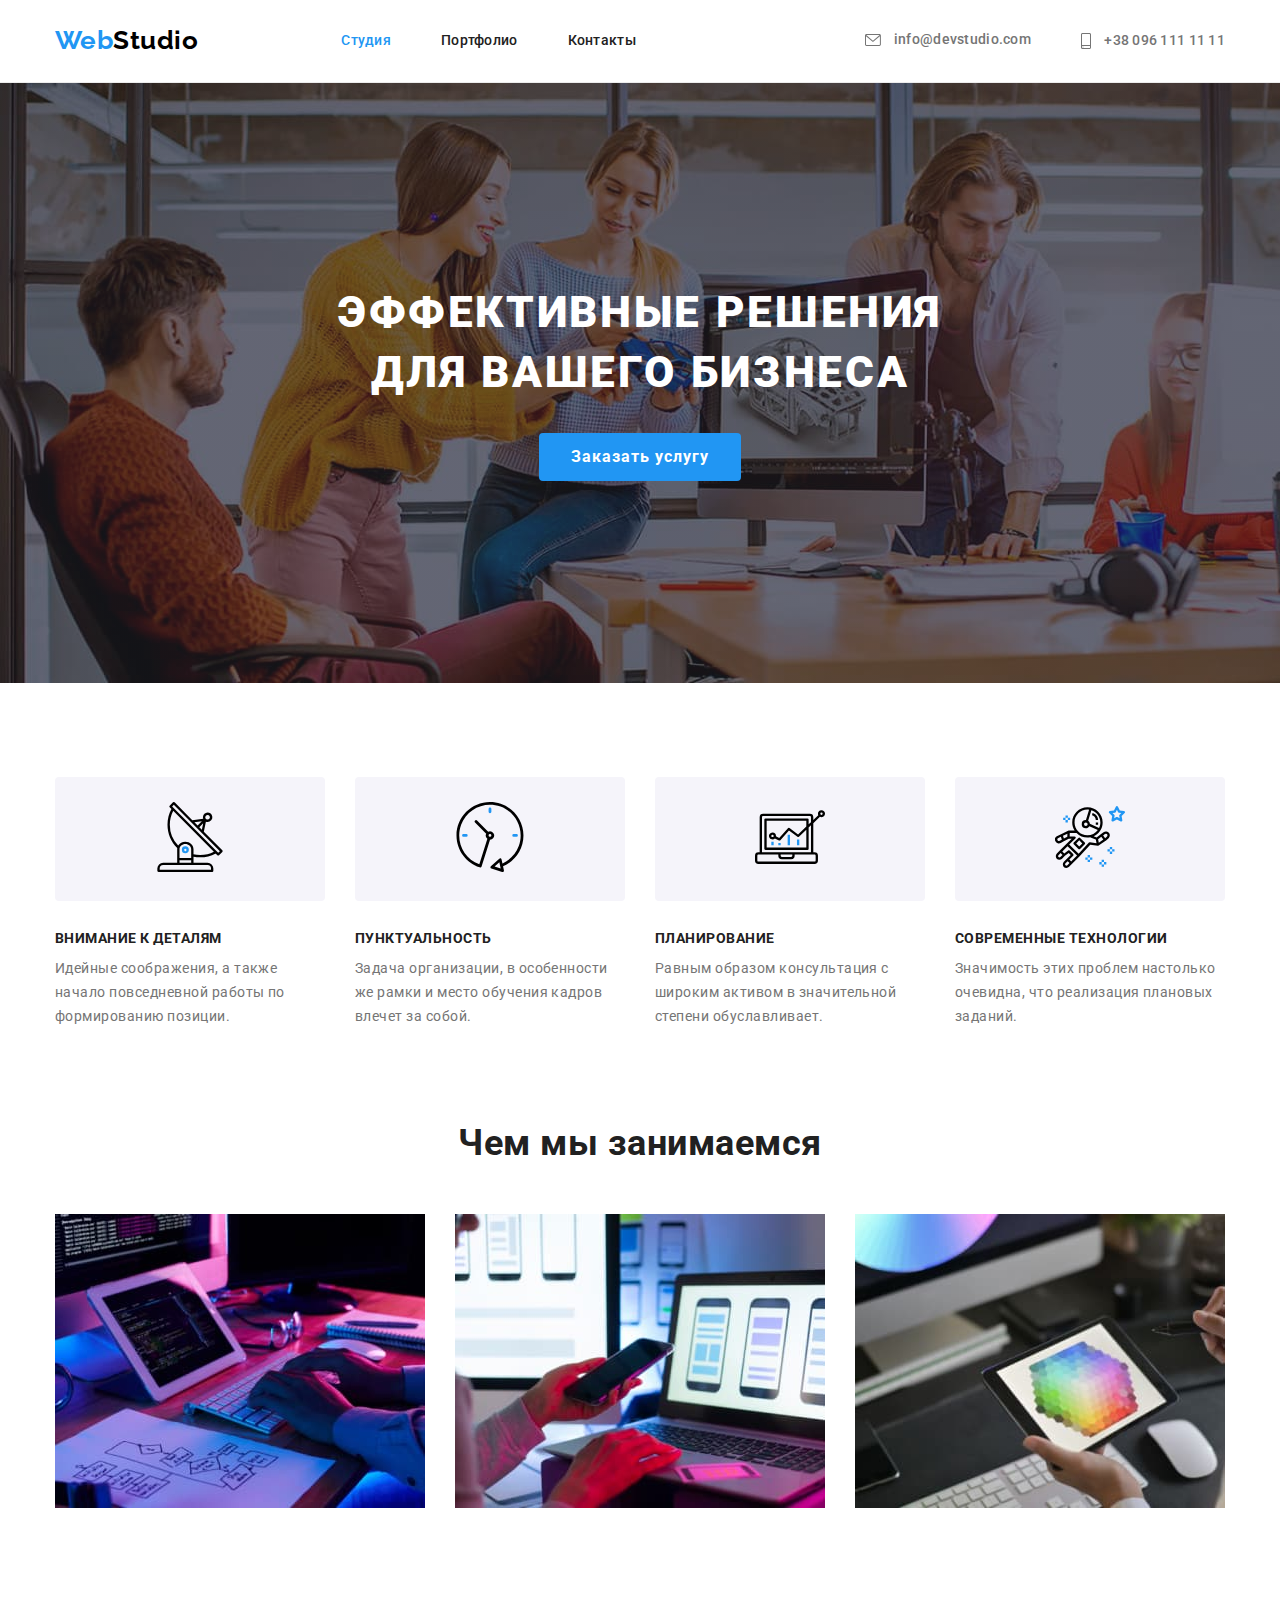
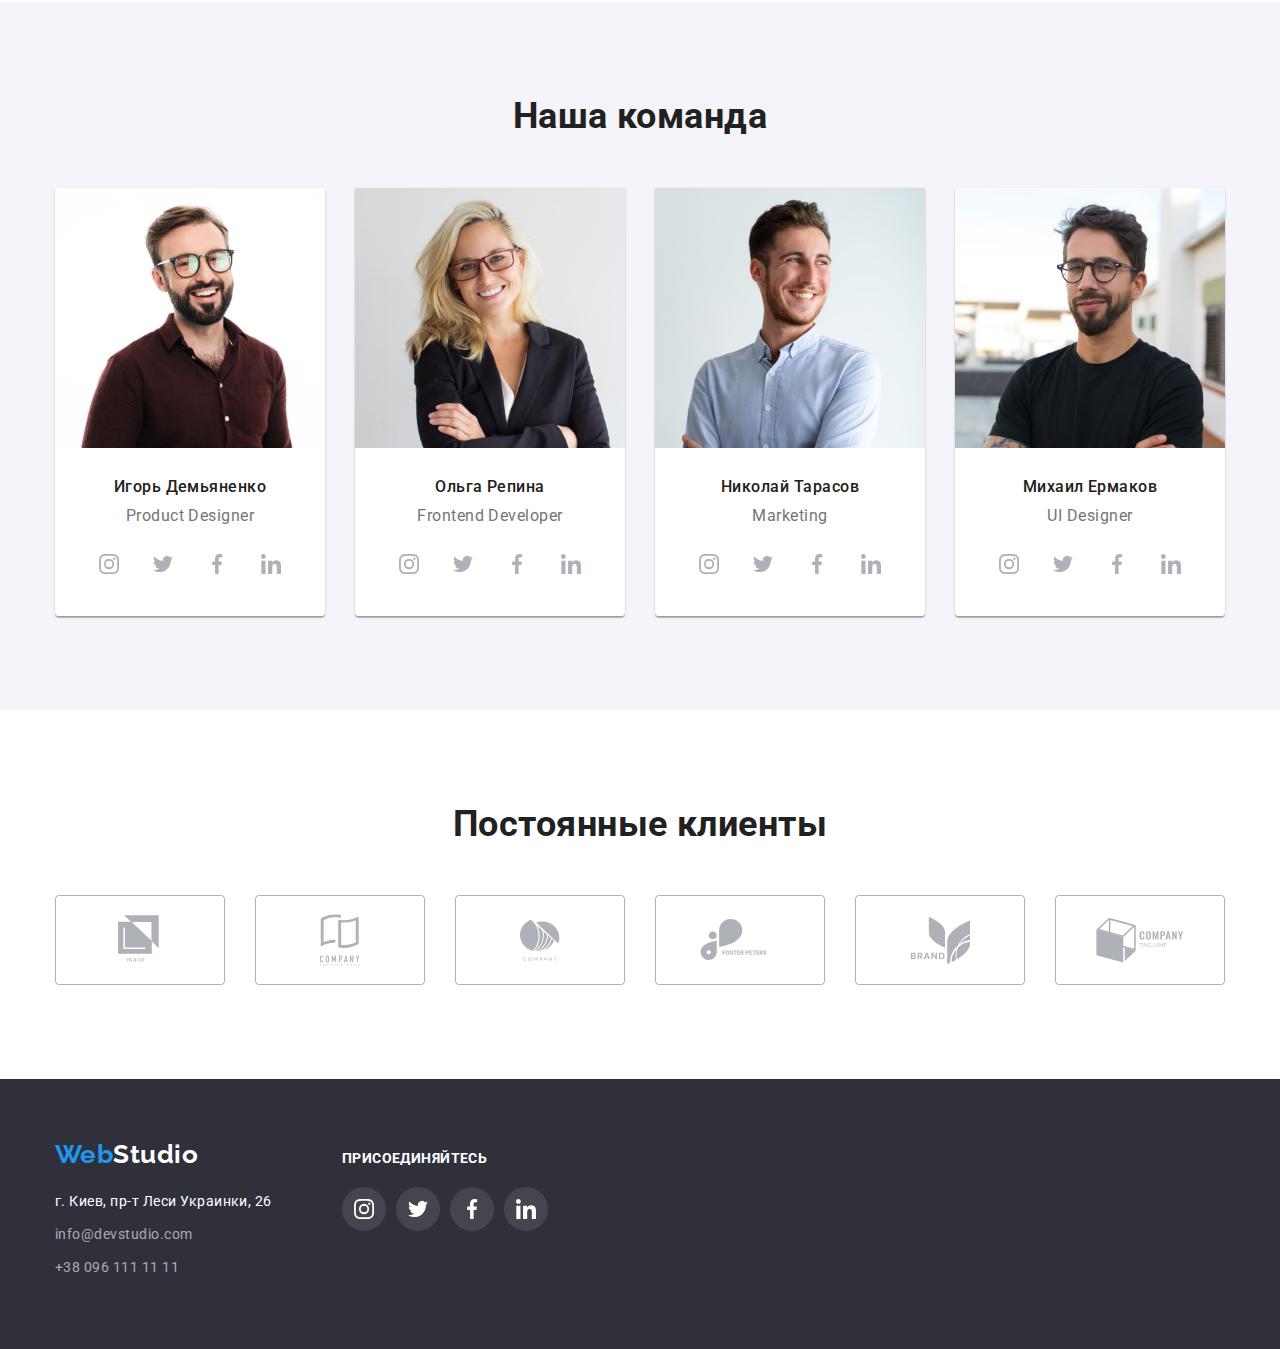
<file: index.html>
<!DOCTYPE html>
<html lang="en">

<head>
    <meta charset="UTF-8">
    <meta name="viewport" content="width=device-width, initial-scale=1.0">
    <title>Студия</title>
    <link rel="stylesheet"
        href="https://cdnjs.cloudflare.com/ajax/libs/modern-normalize/1.0.0/modern-normalize.min.css ">

    <link rel="preconnect" href="https://fonts.gstatic.com">
    <link
        href="https://fonts.googleapis.com/css2?family=Raleway:wght@700&family=Roboto:wght@400;500;700;900&display=swap"
        rel="stylesheet">
    <link rel="stylesheet" href="./styles.css">
</head>

<body>
    <!--  Верхняя линия  -->

    <header class="page-header">
        <div class="conteiner">
            <nav class="main-nav">
                <a class="header-logo" href="./index.html"> <span class="logo">Web</span>Studio</a>

                <ul class="site-nav">
                    <li> <a href="./index.html" class="link current">Студия</a></li>
                    <li> <a href="./portfolio.html" class="link">Портфолио</a></li>
                    <li> <a href="" class="link">Контакты</a></li>
                </ul>
            </nav>
            <ul class="site-nav contacts">
                <li> <a href="mailto:info@devstudio.com" class="link">
                        <svg class="icon" width="16" height="12">
                            <use href="./images/icon/symbol-defs.svg#icon-envelope"></use>
                        </svg>
                        info@devstudio.com</a></li>
                <li> <a href="tel:+380961111111" class="link">
                        <svg class="icon" width="10" height="18">
                            <use href="./images/icon/symbol-defs.svg#icon-smartphone"></use>
                        </svg>
                        +38 096 111 11 11</a></li>
            </ul>

        </div>
    </header>


    <main>
        <!--    Шапка(герой) фоновая картинка  -->
        <section class="hero">
            <h1>Эффективные решения <br> для вашего бизнеса</h1>
            <a href="" class="button">Заказать услугу</a>
        </section>


        <!--  Особенности  -->

        <section class="hero-description">
            <div class="conteiner">
                <!-- <h2>Особенности</h2> -->
                <ul class="description-list">
                    <li class="item">
                        <div class="description-icon">
                            <svg class="icon" width="70" height="70">
                                <use href="./images/icon/symbol-defs.svg#icon-antenna"></use>
                            </svg>
                        </div>
                        <h3>Внимание к деталям</h3>
                        <p class="text">Идейные соображения, а также начало повседневной работы по формированию
                            позиции.
                        </p>
                    </li>

                    <li class="item">
                        <div class="description-icon">
                            <svg class="icon" width="70" height="70">
                                <use href="./images/icon/symbol-defs.svg#icon-clock"></use>
                            </svg>
                        </div>
                        <h3>Пунктуальность</h3>
                        <p class="text">Задача организации, в особенности же рамки и место обучения кадров влечет за
                            собой.
                        </p>
                    </li>

                    <li class="item">
                        <div class="description-icon">
                            <svg class="icon" width="70" height="70">
                                <use href="./images/icon/symbol-defs.svg#icon-diagram"></use>
                            </svg>
                        </div>
                        <h3>Планирование</h3>
                        <p class="text">Равным образом консультация с широким активом в значительной степени
                            обуславливает.
                        </p>
                    </li>

                    <li class="item">
                        <div class="description-icon">
                            <svg class="icon" width="70" height="70">
                                <use href="./images/icon/symbol-defs.svg#icon-astronaut"></use>
                            </svg>
                        </div>
                        <h3>Современные технологии</h3>
                        <p class="text">Значимость этих проблем настолько очевидна, что реализация плановых заданий.</p>
                    </li>
                </ul>
            </div>
        </section>
        <!--  Чем мы занимаемся  -->

        <section class="activity">
            <div class="conteiner">
                <h2>Чем мы занимаемся</h2>
                <ul class="project">
                    <li class="item"><img src="./images/box1.jpg" width="370" alt=""></li>
                    <li class="item"><img src="./images/box2.jpg" width="370" alt=""></li>
                    <li class="item"><img src="./images/box3.jpg" width="370" alt=""></li>
                </ul>
            </div>
        </section>

        <!--  Наша команда  -->

        <section class="command">
            <div class="conteiner">
                <h2>Наша команда</h2>
                <ul class="command-list">
                    <li class="item"><img src="./images/team_card1.jpg" width="270" alt="Игорь Демьяненко">
                        <div class="command-info">
                            <h3 class="command-name title">Игорь Демьяненко</h3>
                            <p class="text-profession">Product Designer</p>
                            <ul class="socials-list">
                                <li class="socials-item">
                                    <a href="">
                                        <svg>
                                            <use href="./images/icon/symbol-defs.svg#icon-instagram"></use>
                                        </svg>
                                    </a>
                                </li>
                                <li class="socials-item">
                                    <a href="">
                                        <svg>
                                            <use href="./images/icon/symbol-defs.svg#icon-twitter"></use>
                                        </svg>
                                    </a>
                                </li>
                                <li class="socials-item">
                                    <a href="">
                                        <svg>
                                            <use href="./images/icon/symbol-defs.svg#icon-facebook"></use>
                                        </svg>
                                    </a>
                                </li>
                                <li class="socials-item">
                                    <a href="">
                                        <svg>
                                            <use href="./images/icon/symbol-defs.svg#icon-linkedin"></use>
                                        </svg>
                                    </a>
                                </li>
                            </ul>
                        </div>
                    </li>
                    <li class="item"><img src="./images/team_card2.jpg" width="270" alt="Ольга Репина">
                        <div class="command-info">
                            <h3 class="command-name title">Ольга Репина</h3>
                            <p class="text-profession">Frontend Developer</p>
                            <ul class="socials-list">
                                <li class="socials-item">
                                    <a href="">
                                        <svg>
                                            <use href="./images/icon/symbol-defs.svg#icon-instagram"></use>
                                        </svg>
                                    </a>
                                </li>
                                <li class="socials-item">
                                    <a href="">
                                        <svg>
                                            <use href="./images/icon/symbol-defs.svg#icon-twitter"></use>
                                        </svg>
                                    </a>
                                </li>
                                <li class="socials-item">
                                    <a href="">
                                        <svg>
                                            <use href="./images/icon/symbol-defs.svg#icon-facebook"></use>
                                        </svg>
                                    </a>
                                </li>
                                <li class="socials-item">
                                    <a href="">
                                        <svg>
                                            <use href="./images/icon/symbol-defs.svg#icon-linkedin"></use>
                                        </svg>
                                    </a>
                                </li>
                            </ul>
                        </div>
                    </li>
                    <li class="item"><img src="./images/team_card3.jpg" width="270" alt="Николай Тарасов">
                        <div class="command-info">
                            <h3 class="command-name title">Николай Тарасов</h3>
                            <p class="text-profession">Marketing</p>
                            <ul class="socials-list">
                                <li class="socials-item">
                                    <a href="">
                                        <svg>
                                            <use href="./images/icon/symbol-defs.svg#icon-instagram"></use>
                                        </svg>
                                    </a>
                                </li>
                                <li class="socials-item">
                                    <a href="">
                                        <svg>
                                            <use href="./images/icon/symbol-defs.svg#icon-twitter"></use>
                                        </svg>
                                    </a>
                                </li>
                                <li class="socials-item">
                                    <a href="">
                                        <svg>
                                            <use href="./images/icon/symbol-defs.svg#icon-facebook"></use>
                                        </svg>
                                    </a>
                                </li>
                                <li class="socials-item">
                                    <a href="">
                                        <svg>
                                            <use href="./images/icon/symbol-defs.svg#icon-linkedin"></use>
                                        </svg>
                                    </a>
                                </li>
                            </ul>
                        </div>
                    </li>
                    <li class="item"><img src="./images/team_card4.jpg" width="270" alt="Михаил Ермаков">
                        <div class="command-info">
                            <h3 class="command-name title">Михаил Ермаков</h3>
                            <p class="text-profession">UI Designer</p>
                            <ul class="socials-list">
                                <li class="socials-item">
                                    <a href="">
                                        <svg>
                                            <use href="./images/icon/symbol-defs.svg#icon-instagram"></use>
                                        </svg>
                                    </a>
                                </li>
                                <li class="socials-item">
                                    <a href="">
                                        <svg>
                                            <use href="./images/icon/symbol-defs.svg#icon-twitter"></use>
                                        </svg>
                                    </a>
                                </li>
                                <li class="socials-item">
                                    <a href="">
                                        <svg>
                                            <use href="./images/icon/symbol-defs.svg#icon-facebook"></use>
                                        </svg>
                                    </a>
                                </li>
                                <li class="socials-item">
                                    <a href="">
                                        <svg>
                                            <use href="./images/icon/symbol-defs.svg#icon-linkedin"></use>
                                        </svg>
                                    </a>
                                </li>
                            </ul>
                        </div>
                    </li>
                </ul>
            </div>
        </section>

        <!-- Постоянные клиенты -->
        <section class="section-clients">
            <div class="conteiner">
                <h2>Постоянные клиенты</h2>
                <ul class="clients-list">
                    <li class="clients-item"><a class="client-link" href="">
                            <svg class="clients-icon" width="45" height="50">
                                <use href="./images/icon/symbol-defs.svg#icon-logo1"></use>
                            </svg>
                        </a>
                    </li>
                    <li class="clients-item"><a class="client-link" href="">
                            <svg class="clients-icon" width="40" height="52">
                                <use href="./images/icon/symbol-defs.svg#icon-logo2"></use>
                            </svg>
                        </a>
                    </li>
                    <li class="clients-item"><a class="client-link" href="">
                            <svg class="clients-icon" width="40" height="43">
                                <use href="./images/icon/symbol-defs.svg#icon-logo3"></use>
                            </svg>
                        </a>
                    </li>
                    <li class="clients-item"><a class="client-link" href="">
                            <svg class="clients-icon" width="80" height="42">
                                <use href="./images/icon/symbol-defs.svg#icon-logo4"></use>
                            </svg>
                        </a>
                    </li>
                    <li class="clients-item"><a class="client-link" href="">
                            <svg class="clients-icon" width="59" height="49">
                                <use href="./images/icon/symbol-defs.svg#icon-logo5"></use>
                            </svg>
                        </a>
                    </li>
                    <li class="clients-item">
                        <a a class="client-link" href="">
                            <svg class="clients-icon" width="88" height="45">
                                <use href="./images/icon/symbol-defs.svg#icon-logo6"></use>
                            </svg>
                        </a>
                    </li>
                </ul>
            </div>
        </section>
    </main>

    <!--  Футер  -->
    <footer class="footer">
        <div class="conteiner">
            <div>
                <a class="footer-logo block" href="./index.html"> <span class="logo">Web</span>Studio</a>
                <address class="footer-address">
                    <p>г. Киев, пр-т Леси Украинки, 26</p>
                    <a href="mailto:info@devstudio.com">info@devstudio.com</a>
                    <a href="tel:+380991111111">+38 096 111 11 11</a>
                </address>
            </div>


            <div class="footer-link">
                <p>Присоединяйтесь</p>
                <ul class="socials-list">
                    <li class="socials-item item-footer">
                        <a href="">
                            <svg>
                                <use href="./images/icon/symbol-defs.svg#icon-instagram"></use>
                            </svg>
                        </a>
                    </li>
                    <li class="socials-item item-footer">
                        <a href="">
                            <svg>
                                <use href="./images/icon/symbol-defs.svg#icon-twitter"></use>
                            </svg>
                        </a>
                    </li>
                    <li class="socials-item item-footer">
                        <a href="">
                            <svg>
                                <use href="./images/icon/symbol-defs.svg#icon-facebook"></use>
                            </svg>
                        </a>
                    </li>
                    <li class="socials-item item-footer">
                        <a href="">
                            <svg>
                                <use href="./images/icon/symbol-defs.svg#icon-linkedin"></use>
                            </svg>
                        </a>
                    </li>
                </ul>
            </div>
    </footer>
</body>

</html>
</file>
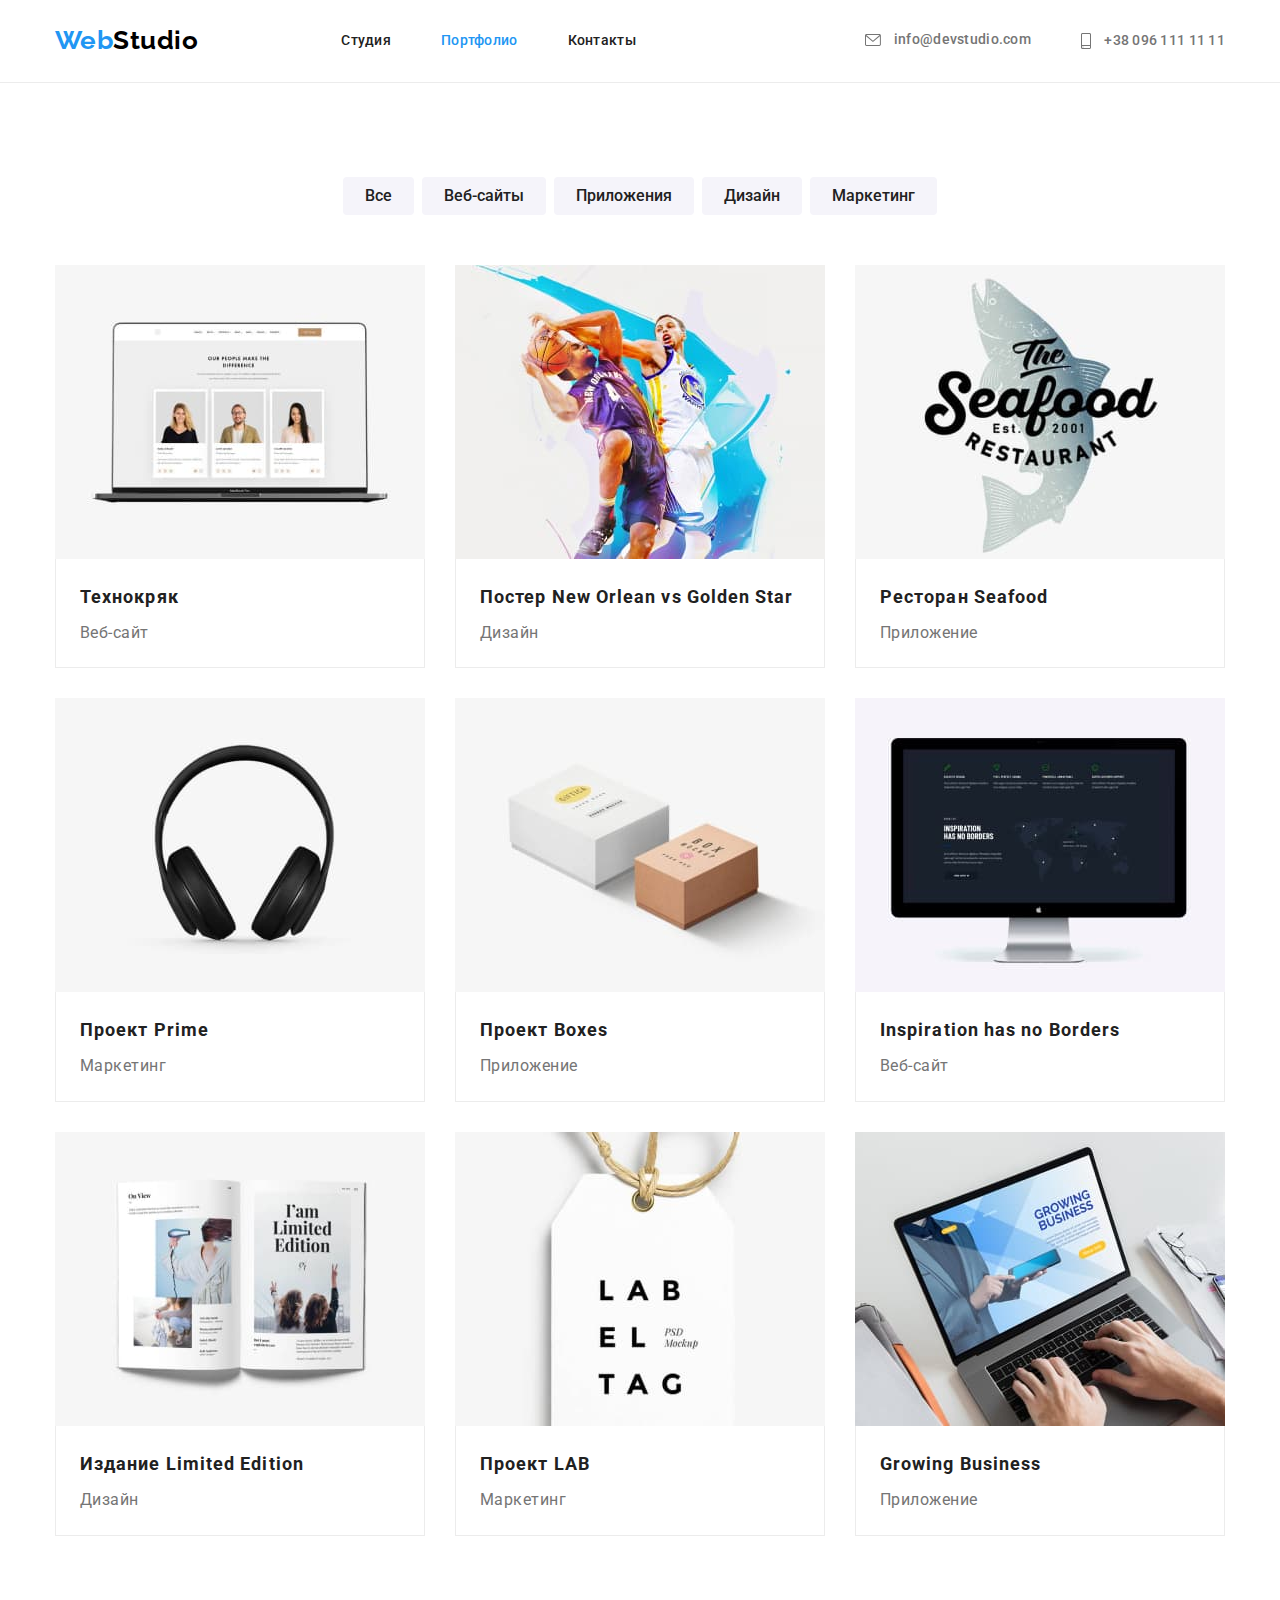
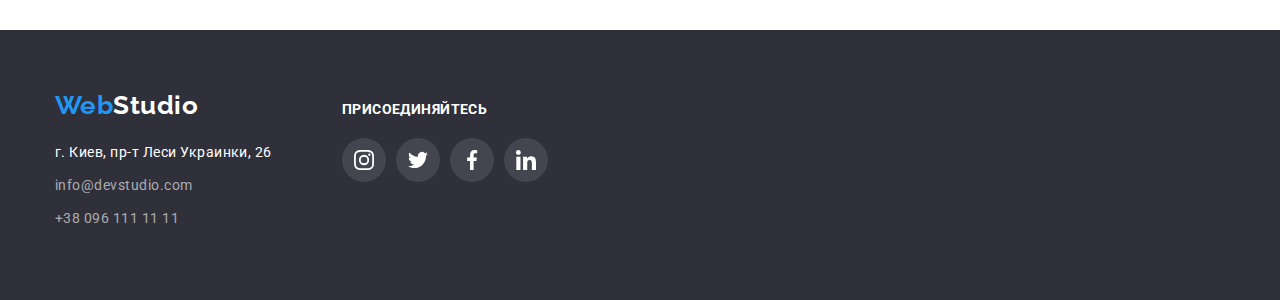
<file: portfolio.html>
<!DOCTYPE html>
<html lang="en">

<head>
    <meta charset="UTF-8">
    <meta name="viewport" content="width=device-width, initial-scale=1.0">
    <title>Портфолио</title>
    <link rel="stylesheet"
        href="https://cdnjs.cloudflare.com/ajax/libs/modern-normalize/1.0.0/modern-normalize.min.css ">
    <link rel="preconnect" href="https://fonts.gstatic.com">
    <link
        href="https://fonts.googleapis.com/css2?family=Raleway:wght@700&family=Roboto:wght@400;500;700;900&display=swap"
        rel="stylesheet">
    <link rel="stylesheet" href="./styles.css">
</head>

<body>
    <!--  Верхняя линия  -->

    <header class="page-header">
        <div class="conteiner">
            <nav class="main-nav">
                <a class="header-logo" href="./index.html"> <span class="logo">Web</span>Studio</a>

                <ul class="site-nav">
                    <li> <a href="./index.html" class="link">Студия</a></li>
                    <li> <a href="./portfolio.html" class="link current">Портфолио</a></li>
                    <li> <a href="" class="link">Контакты</a></li>
                </ul>
            </nav>
            <ul class="site-nav contacts">
                <li> <a href="mailto:info@devstudio.com" class="link">
                        <svg class="icon" width="16" height="12">
                            <use href="./images/icon/symbol-defs.svg#icon-envelope"></use>
                        </svg>
                        info@devstudio.com</a></li>
                <li> <a href="tel:+380961111111" class="link">
                        <svg class="icon" width="10" height="18">
                            <use href="./images/icon/symbol-defs.svg#icon-smartphone"></use>
                        </svg>
                        +38 096 111 11 11</a></li>
            </ul>
        </div>
    </header>

    <main>
        <section class="sectio-radio-button">
            <div class="conteiner">
                <ul class="redio-button">
                    <li><button class="filtre" type="button">Все</button></li>
                    <li><button class="filtre" type="button">Веб-сайты</button> </li>
                    <li><button class="filtre" type="button">Приложения</button> </li>
                    <li><button class="filtre" type="button">Дизайн</button> </li>
                    <li><button class="filtre" type="button">Маркетинг</button> </li>
                </ul>
            </div>
        </section>

        <section class="section-project">
            <div class="conteiner">
                <!-- <h1>Наши роботы</h1> -->
                <ul class="project">
                    <li class="item">
                        <a href="">
                            <img src="./images/group1.jpg" alt="Веб-сайт">
                            <div class="card-content">
                                <h2>Технокряк</h2>
                                <p class="text category">Веб-сайт</p>
                            </div>
                        </a>
                    </li>
                    <li class="item"><a href="">
                            <img src="./images/group2.jpg" alt="Постер с баскетболистами">
                            <div class="card-content">
                                <h2>Постер New Orlean vs Golden Star</h2>
                                <p class="text category">Дизайн</p>
                            </div>
                        </a>
                    </li>
                    <li class="item">
                        <a href="">
                            <img src="./images/group3.jpg" width="370" alt="Лого ресторана">
                            <div class="card-content">
                                <h2>Ресторан Seafood</h2>
                                <p class="text category">Приложение</p>
                            </div>
                        </a>
                    </li>
                    <li class="item">
                        <a href="">
                            <img src="./images/group4.jpg" width="370" alt="Наушники">
                            <div class="card-content">
                                <h2>Проект Prime</h2>
                                <p class="text category">Маркетинг</p>
                            </div>
                        </a>
                    </li>
                    <li class="item">
                        <a href="">
                            <img src="./images/group5.jpg" width="370" alt="Две коробки">
                            <div class="card-content">
                                <h2>Проект Boxes</h2>
                                <p class="text category">Приложение</p>
                            </div>
                        </a>
                    </li>
                    <li class="item">
                        <a href="">
                            <img src="./images/group6.jpg" width="370" alt="Монитор">
                            <div class="card-content">
                                <h2>Inspiration has no Borders</h2>
                                <p class="text category">Веб-сайт</p>
                            </div>
                        </a>
                    </li>
                    <li class="item">
                        <a href="">
                            <img src="./images/group7.jpg" width="370" alt="Раскрытая книга">
                            <div class="card-content">
                                <h2>Издание Limited Edition</h2>
                                <p class="text category">Дизайн</p>
                            </div>
                        </a>
                    </li>
                    <li class="item">
                        <a href="">
                            <img src="./images/group8.jpg" width="370" alt="Лейбл">
                            <div class="card-content">
                                <h2>Проект LAB</h2>
                                <p class="text category">Маркетинг</p>
                            </div>
                        </a>
                    </li>
                    <li class="item">
                        <a href="">
                            <img src="./images/group9.jpg" width="370" alt="Ноутбук">
                            <div class="card-content">
                                <h2>Growing Business</h2>
                                <p class="text category">Приложение</p>
                            </div>
                        </a>
                    </li>
                </ul>
            </div>
        </section>
    </main>

    <!--  Футер  -->
    <footer class="footer">
        <div class="conteiner">
            <div>
                <a class="footer-logo block" href="./index.html"> <span class="logo">Web</span>Studio</a>
                <address class="footer-address">
                    <p>г. Киев, пр-т Леси Украинки, 26</p>
                    <a href="mailto:info@devstudio.com">info@devstudio.com</a>
                    <a href="tel:+380991111111">+38 096 111 11 11</a>
                </address>
            </div>


            <div class="footer-link">
                <p>Присоединяйтесь</p>
                <ul class="socials-list">
                    <li class="socials-item item-footer">
                        <a href="">
                            <svg>
                                <use href="./images/icon/symbol-defs.svg#icon-instagram"></use>
                            </svg>
                        </a>
                    </li>
                    <li class="socials-item item-footer">
                        <a href="">
                            <svg>
                                <use href="./images/icon/symbol-defs.svg#icon-twitter"></use>
                            </svg>
                        </a>
                    </li>
                    <li class="socials-item item-footer">
                        <a href="">
                            <svg>
                                <use href="./images/icon/symbol-defs.svg#icon-facebook"></use>
                            </svg>
                        </a>
                    </li>
                    <li class="socials-item item-footer">
                        <a href="">
                            <svg>
                                <use href="./images/icon/symbol-defs.svg#icon-linkedin"></use>
                            </svg>
                        </a>
                    </li>
                </ul>
            </div>
    </footer>

</body>

</html>
</file>
<file: styles.css>
:root {
--main-text-color: #212121;
--text-p-color:  #757575;
--accent-color-blue: #2196F3;
--buttom-grey: #F5F4FA;
--white-minor: #ffffff;
--footer-hero-bgr-color: #2F303A;
--border-color: #ECECEC;
--icons-color: #AFB1B8;
}

body {
color: var(--main-text-color);
font-family: Roboto, sans-serif;
letter-spacing: 0.03em;
}

ul {
    list-style: none;
    margin-top: 0px;
    margin-bottom: 0px;
    padding-left: 0px;
    padding-right: 0px;
}
a {
text-decoration: none;
}

section img {
display: block;
}

/* main-nav в верхней линии */
.main-nav,
.page-header .conteiner{
display: flex;
align-items: center;  
}

.page-header {
border-bottom: 1px solid var(--border-color) ;
}
/* Лого верхнее */
.header-logo {
color: #000000;
}
.logo {
color: var(--accent-color-blue);
}

.header-logo,
.logo,
.footer-logo {
font-family: Raleway, sans-serif;
font-size: 26px;
font-weight: 700;
line-height: 1.2;
}

main-nav a {
color: #000000;
}

.site-nav {
display: flex;
margin-left: 93px;
}

.site-nav li {
margin-left: 50px;
}

.site-nav .link {
padding-top: 32px;
padding-bottom: 32px;
display: block;
color: var(--main-text-color);
font-weight: 500;
font-size: 14px;
line-height: 1.14;
letter-spacing: 0.02em;
}

.contacts {
margin-left: auto;
}

.contacts .link{
color: var(--text-p-color);
}

.site-nav .link.current{
color: var(--accent-color-blue);
}

.link:hover,
.link:focus {
color: var(--accent-color-blue);
}

.site-nav .icon {
    fill: currentColor;
    margin-right: 10px;
    vertical-align: middle;
     }

h1 {
margin-top: 0px;
margin-bottom: 30px;
padding-top: 200px;

color:var(--white-minor);
font-weight: 900;
font-size: 44px;
line-height: 1.36;
text-align: center;
letter-spacing: 0.06em;
text-transform: uppercase;
}
.hero {
background: var(--footer-hero-bgr-color);
padding-top: 0px;
padding-bottom: 0px;
text-align: center;
background-image: linear-gradient(
      to right,
      rgba(47, 48, 58, 0.4),
      rgba(47, 48, 58, 0.4)),
url(./css/Img.jpg);
background-repeat: no-repeat;
background-size: cover;
max-width: 1600px;
height: 600px;
margin-left: auto;
margin-right: auto;
}
/* background-image: linear-gradient(
    rgba(47, 48, 58, 0.4),
} */

/* кнопка-ссылка */
.button {
    color:var(--white-minor);
    background-color:var(--accent-color-blue);
font-weight: 700;
font-size: 16px;
line-height: 1.8;
letter-spacing: 0.06em;
border-radius: 4px;
padding: 10px 32px;
display: inline-block;
min-width: 200px;
}

/* особенности */
.description-list{
display: flex;
align-items: center;
}
.description-list >.item{
width: 270px;
margin-right: 30px; 
}

.description-list li:nth-child(4n) {
margin-right: 0px;
}

.hero-description {
padding-top: 94px;
padding-bottom: 94px;
}

.hero-description h3 {
margin-top: 0px;
margin-bottom: 10px;

font-weight: 700;
font-size: 14px;
line-height: 1.14;
text-transform: uppercase;
}
.text {
margin-top: 0px;
margin-bottom: 0px;

color: var(--text-p-color);
font-size: 14px;
line-height: 1.7;
}
.description-icon{
background-color: var(--buttom-grey);
border-radius: 4px;
padding: 25px 100px;
margin-bottom: 30px;
}
/* Чем мы занимаемся */
.activity {
padding-top: 0px;
padding-bottom: 94px;
}

.activity h2,
.command h2,
.section-clients h2 {
margin-top: 0px;
margin-bottom: 50px;

font-weight: 700;
font-size: 36px;
line-height: 1.16;
text-align: center;
}

/* Наша команда */
.command {
background-color: var(--buttom-grey);
padding-top: 94px;
padding-bottom: 94px;
text-align: center;
}

.command-list{
display: flex;
}
.command-list .item {
width: 370px;
margin-right: 30px;
box-shadow: 0px 1px 3px rgba(0, 0, 0, 0.12), 0px 1px 1px rgba(0, 0, 0, 0.14), 0px 2px 1px rgba(0, 0, 0, 0.2);
border-radius: 0px 0px 4px 4px;
}
.command-list .item:nth-child(4n){
margin-right: 0px;
}
.command-info{
background-color: #ffffff;
border-radius: 0px 0px 4px 4px;
}
.command-name {
font-weight: 500;
font-size: 16px;
padding-top: 30px;
padding-bottom: 10px;
margin: 0px;
}

.text-profession {
margin-top: 0px;
margin-bottom: 16px;

color: var(--text-p-color);
font-size: 16px;
line-height: 1.18;
}
/* Ссылки на соцсети */
.socials-list{
 display: flex; 
 justify-content: center;  
}
.socials-item{
margin-bottom: 30px;
margin-right: 10px;
}
.socials-item:last-child {
margin-right: 0;
}

.socials-item a{
display: flex;
justify-content: center;
align-items: center; 

width: 44px;
height: 44px;
color: var(--icons-color);
border-radius: 50%;
fill: currentColor;
}
.socials-item a:hover,
.socials-item a:focus{
background-color: var(--accent-color-blue);
fill: #ffffff;
}

.socials-item svg{
width: 20px;
height: 20px;
}

/* Постоянные клиенты */
.section-clients{
padding-top: 94px;
padding-bottom: 94px;
text-align: center;
}
.clients-list{
display: flex;
}

.clients-item{
margin-right: 30px;
}
.clients-item:last-child {
margin-right: 0;
}

.client-link{
display: flex;
justify-content: center;
align-items: center;

color: var(--icons-color);
border: 1px solid  var(--icons-color);
border-radius: 4px;
width: 170px;
height: 90px;
}
.client-link:hover,
.client-link:focus {
color: var(--accent-color-blue);
border: 1px solid  var(--accent-color-blue);
}
.clients-icon{
fill: currentColor;
}

/* Футер */
.footer-address p {
    color: var(--white-minor);
    margin-top: 0px;
    margin-bottom: 9px;
}
.footer-address a {
    color: rgba(255, 255, 255, 60%);
    margin-top: 0px;
    margin-bottom: 9px;
    display: block;
}
.footer .conteiner{
    display: flex;
    align-items: baseline;

    padding-top: 60px;
    padding-bottom: 60px;
}
.footer {
background-color:var(--footer-hero-bgr-color);
    }
.footer-logo {
display: block;
color: var(--white-minor);
font-family: Raleway, sans-serif;
margin-bottom: 20px;
}

.footer-link{
display: block;
margin-left: 70px;
}
.footer-link p{
margin-top: 0;
margin-bottom: 20px;
color:  var(--white-minor);
font-weight: 700;
font-size: 14px;
line-height: 1.14;
letter-spacing: 0.03em;
text-transform: uppercase;
}
.footer-link a{
display: flex;
justify-content: center;
align-items: center;
color:  var(--white-minor); 
background-color: rgba(255, 255, 255, 0.1);
}
.item-footer {
    margin-right: 10px;
    margin-bottom: 0px;
}
.item-footer:not(:last-child) {
    margin-right: 10px;
}

.item-footer svg {
    fill: currentColor;
}
/* Свойства для 2стр Портфолио */
/*кноки фильтра */
.filtre {
border-radius: 4px;
border: none;
padding: 6px 22px;

color: var(--main-text-color);
background-color: var(--buttom-grey);
font-family: inherit;
font-weight: 500;
font-size: 16px;
line-height: 1.6;
font-family: Roboto, sans-serif;
}
.redio-button{
    display: flex;
    justify-content: center;
}
.redio-button li:not(:last-child) {
    margin-right: 8px;
}

.filtre:hover,
 .filtre:focus {
  color: var(--white-minor); 
  background-color: var(--accent-color-blue);
}

.sectio-radio-button {
padding-top: 94px;
padding-bottom: 50px;
}

/* наши работы */
.project{
    display: flex;
    flex-wrap: wrap;
}
.project .item {
    width: 370px;
    margin-right: 30px;
    margin-bottom: 30px;
   }
 .project .item:hover{
     box-shadow: 0px 1px 1px rgba(0, 0, 0, 0.12), 0px 4px 4px rgba(0, 0, 0, 0.06), 1px 4px 6px rgba(0, 0, 0, 0.16);
 }  

.project li:nth-child(3n) {
margin-right: 0px;
}
.project li:nth-last-child(-n+3) {
margin-bottom: 0px;
}
.card-content{
 border: 1px solid var(--border-color);
 border-top: transparent;
 padding: 20px 24px;
}
.project h2 {
margin-top: 0px;
margin-bottom: 4px;

color: var(--main-text-color) ;
font-weight: 700;
font-size: 18px;
line-height: 2;
letter-spacing: 0.06em;
}

.conteiner {
  width: 1200px;
  margin-left: auto;
  margin-right: auto;
  padding-left: 15px;
  padding-right: 15px;
 }

.section-project {
    padding-bottom: 94px;
  }

.category {
    font-size: 16px;
    line-height: 1.8;
}
.footer-address {
    font-size: 14px;
    line-height: 1.7;
    font-style: normal;
}
</file>
